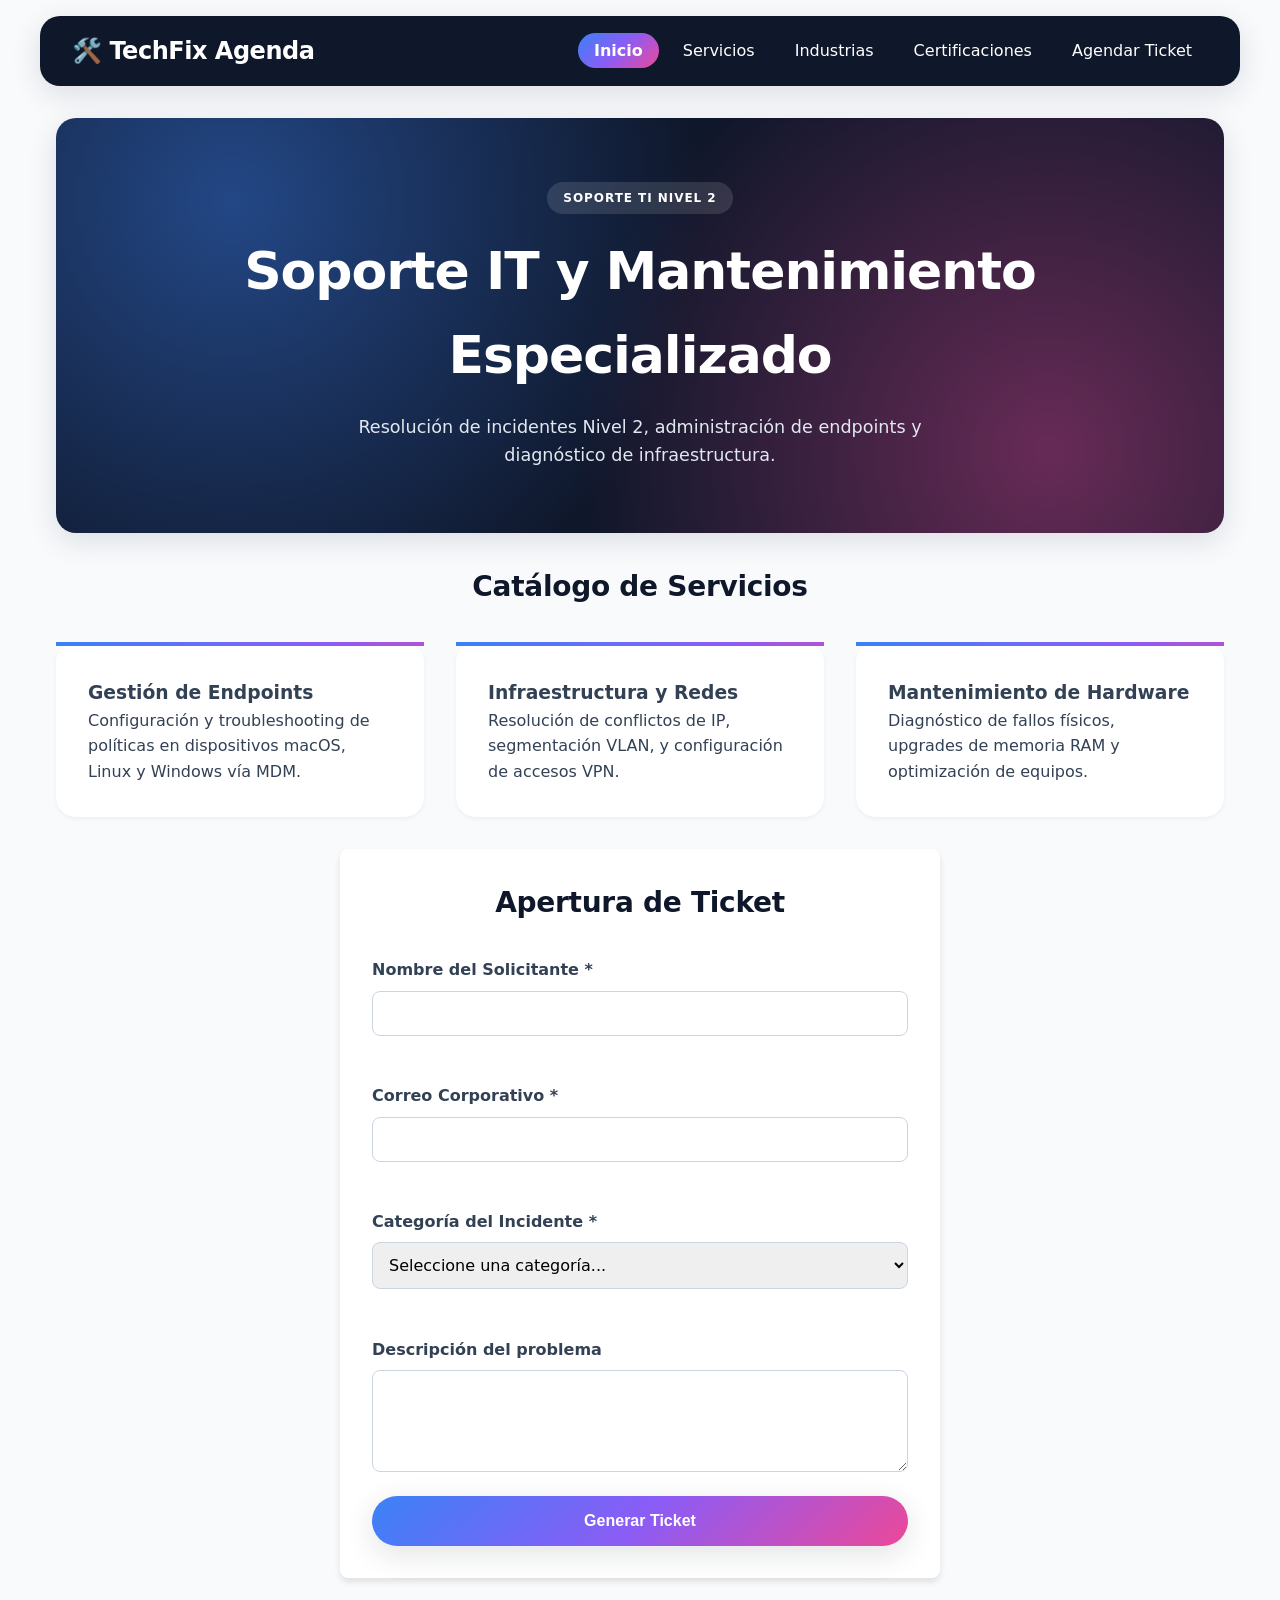
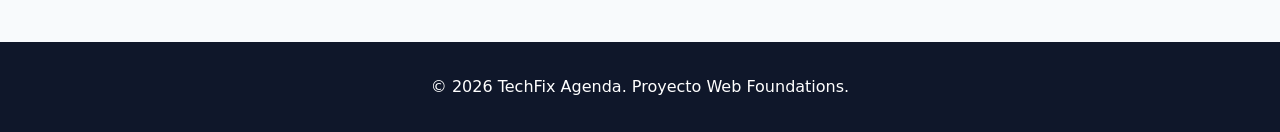
<file: index.html>
<!DOCTYPE html>
<html lang="es">
<head>
    <meta charset="UTF-8">
    <meta name="viewport" content="width=device-width, initial-scale=1.0">
    <title>TechFix Agenda | Soporte L2 y Mantenimiento IT</title>
    

    <meta name="description" content="Agenda tus tickets de soporte técnico de nivel 2, mantenimiento de hardware y gestión de redes.">
    <meta property="og:title" content="TechFix Agenda - Soporte IT">
    <meta property="og:description" content="Portal de gestión de incidentes y mantenimiento de infraestructura IT.">
    <meta property="og:image" content="https://encrypted-tbn0.gstatic.com/images?q=tbn:ANd9GcTkyd2qqFYvXrhT2fahT9oCa3J8gouzWzMSscxQpBP7wg&s=10">
    <meta property="og:type" content="website">
    <meta name="twitter:card" content="summary_large_image">
    
    
    <link rel="stylesheet" href="style.css">

    <!-- Google tag (gtag.js) -->
    <script async src="https://www.googletagmanager.com/gtag/js?id=G-V98M5J20G5"></script>
    <script>
      window.dataLayer = window.dataLayer || [];
      function gtag(){dataLayer.push(arguments);}
      gtag('js', new Date());

      gtag('config', 'G-V98M5J20G5');
    </script>

    <!-- Mixpanel -->
    <script type="text/javascript">
      (function (f, b) { if (!b.__SV) { var e, g, i, h; window.mixpanel = b; b._i = []; b.init = function (e, f, c) { function g(a, d) { var b = d.split("."); 2 == b.length && ((a = a[b[0]]), (d = b[1])); a[d] = function () { a.push([d].concat(Array.prototype.slice.call(arguments, 0))); }; } var a = b; "undefined" !== typeof c ? (a = b[c] = []) : (c = "mixpanel"); a.people = a.people || []; a.toString = function (a) { var d = "mixpanel"; "mixpanel" !== c && (d += "." + c); a || (d += " (stub)"); return d; }; a.people.toString = function () { return a.toString(1) + ".people (stub)"; }; i = "disable time_event track track_pageview track_links track_forms track_with_groups add_group set_group remove_group register register_once alias unregister identify name_tag set_config reset opt_in_tracking opt_out_tracking has_opted_in_tracking has_opted_out_tracking clear_opt_in_out_tracking start_batch_senders people.set people.set_once people.unset people.increment people.append people.union people.track_charge people.clear_charges people.delete_user people.remove".split(" "); for (h = 0; h < i.length; h++) g(a, i[h]); var j = "set set_once union unset remove delete".split(" "); a.get_group = function () { function b(c) { d[c] = function () { call2_args = arguments; call2 = [c].concat(Array.prototype.slice.call(call2_args, 0)); a.push([e, call2]); }; } for (var d = {}, e = ["get_group"].concat(Array.prototype.slice.call(arguments, 0)), c = 0; c < j.length; c++) b(j[c]); return d; }; b._i.push([e, f, c]); }; b.__SV = 1.2; e = f.createElement("script"); e.type = "text/javascript"; e.async = !0; e.src = "undefined" !== typeof MIXPANEL_CUSTOM_LIB_URL ? MIXPANEL_CUSTOM_LIB_URL : "file:" === f.location.protocol && "//cdn.mxpnl.com/libs/mixpanel-2-latest.min.js".match(/^\/\//) ? "https://cdn.mxpnl.com/libs/mixpanel-2-latest.min.js" : "//cdn.mxpnl.com/libs/mixpanel-2-latest.min.js"; g = f.getElementsByTagName("script")[0]; g.parentNode.insertBefore(e, g); } })(document, window.mixpanel || []);

      mixpanel.init('fb49ce11d99f55913b29ebf067d8748b');
      mixpanel.track('Page View');
    </script>
    <script defer src="https://t.contentsquare.net/uxa/acdf78fb3a8e3.js"></script>
</head>
<body>
    <a href="#main-content" class="skip-link">Saltar al contenido principal</a>

    <header role="banner">
        <nav aria-label="Navegación principal">
            <div class="logo" aria-hidden="true">🛠️ TechFix Agenda</div>
            <ul>
                <li><a href="#inicio" aria-current="page">Inicio</a></li>
                <li><a href="#servicios">Servicios</a></li>
                <li><a href="industrias.html">Industrias</a></li>
                <li><a href="certificaciones.html">Certificaciones</a></li>
                <li><a href="#agendar">Agendar Ticket</a></li>
            </ul>
        </nav>
    </header>

    <main id="main-content" role="main">
        <section id="inicio" class="hero" aria-labelledby="hero-title">
            <span class="badge" aria-hidden="true">Soporte TI Nivel 2</span>
            <h1 id="hero-title">Soporte IT y Mantenimiento Especializado</h1>
            <p>Resolución de incidentes Nivel 2, administración de endpoints y diagnóstico de infraestructura.</p>
        </section>

        <section id="servicios" aria-labelledby="services-title">
            <h2 id="services-title" class="section-title">Catálogo de Servicios</h2>
            <div class="grid-features">
                <article class="feature-card">
                    <h3>Gestión de Endpoints</h3>
                    <p>Configuración y troubleshooting de políticas en dispositivos macOS, Linux y Windows vía MDM.</p>
                </article>
                <article class="feature-card">
                    <h3>Infraestructura y Redes</h3>
                    <p>Resolución de conflictos de IP, segmentación VLAN, y configuración de accesos VPN.</p>
                </article>
                <article class="feature-card">
                    <h3>Mantenimiento de Hardware</h3>
                    <p>Diagnóstico de fallos físicos, upgrades de memoria RAM y optimización de equipos.</p>
                </article>
            </div>
        </section>

        <section id="agendar" class="booking-section" aria-labelledby="booking-title">
            <h2 id="booking-title" class="section-title">Apertura de Ticket</h2>
            
            <form id="ticket-form" novalidate aria-describedby="form-instructions">
                <p id="form-instructions" class="sr-only">Complete los campos requeridos para abrir un nuevo ticket de soporte.</p>
                
                <div class="form-group">
                    <label for="name">Nombre del Solicitante <span aria-hidden="true">*</span></label>
                    <input type="text" id="name" name="name" required aria-required="true" aria-invalid="false" aria-describedby="name-error">
                    <span id="name-error" class="error-message" aria-live="polite"></span>
                </div>

                <div class="form-group">
                    <label for="email">Correo Corporativo <span aria-hidden="true">*</span></label>
                    <input type="email" id="email" name="email" required aria-required="true" aria-invalid="false" aria-describedby="email-error">
                    <span id="email-error" class="error-message" aria-live="polite"></span>
                </div>

                <div class="form-group">
                    <label for="category">Categoría del Incidente <span aria-hidden="true">*</span></label>
                    <select id="category" name="category" required aria-required="true" aria-invalid="false" aria-describedby="category-error">
                        <option value="">Seleccione una categoría...</option>
                        <option value="hardware">Mantenimiento de Hardware</option>
                        <option value="os">Sistemas Operativos (Win/Mac/Linux)</option>
                        <option value="network">Redes y VPN</option>
                        <option value="mdm">Gestión de Dispositivos (Intune/Mosyle)</option>
                    </select>
                    <span id="category-error" class="error-message" aria-live="polite"></span>
                </div>

                <div class="form-group">
                    <label for="description">Descripción del problema</label>
                    <textarea id="description" name="description" rows="4"></textarea>
                </div>

                <button type="submit" aria-label="Enviar ticket de soporte">Generar Ticket</button>
            </form>
        </section>
    </main>

    <footer role="contentinfo">
        <p>&copy; 2026 TechFix Agenda. Proyecto Web Foundations.</p>
    </footer>

    <!-- Script compilado (Tarea 2) -->
    <script src="main.js"></script>
</body>
</html>
</file>
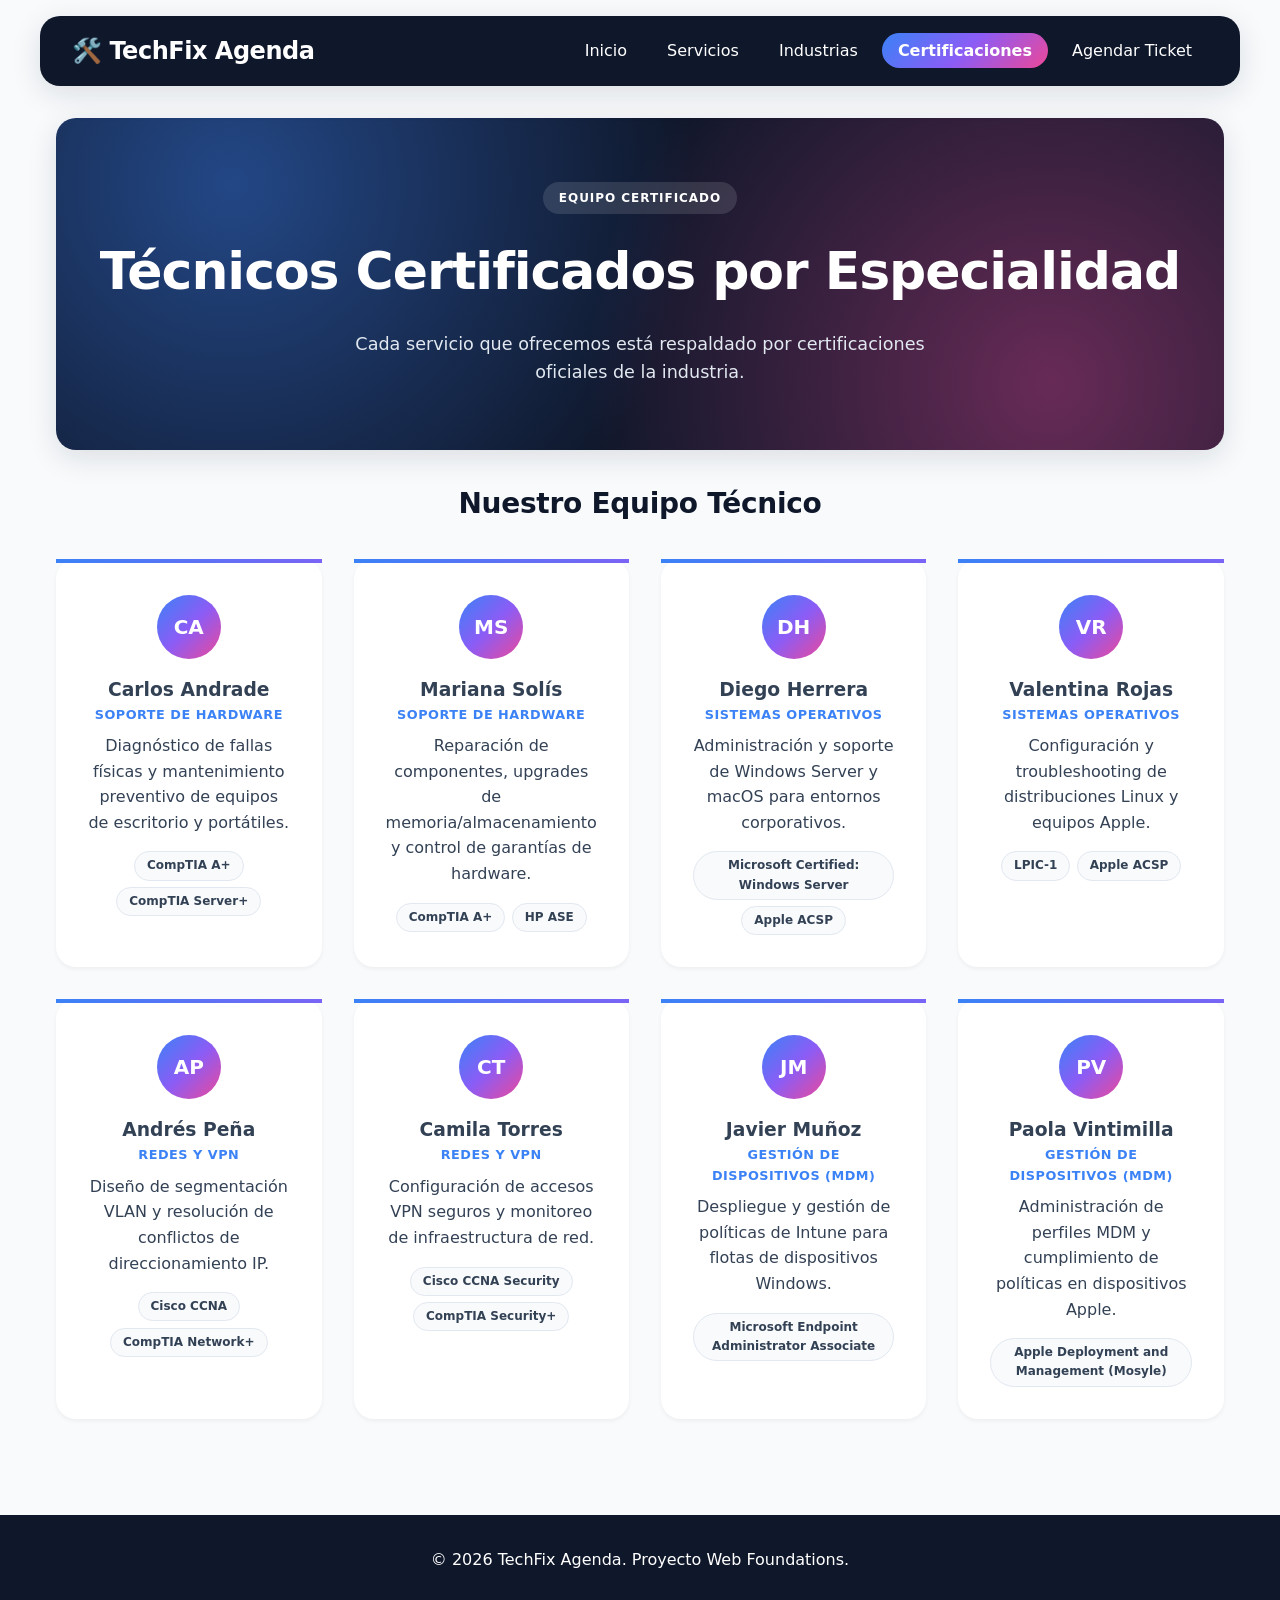
<file: certificaciones.html>
<!DOCTYPE html>
<html lang="es">
<head>
    <meta charset="UTF-8">
    <meta name="viewport" content="width=device-width, initial-scale=1.0">
    <title>TechFix Agenda | Equipo Certificado</title>

    <meta name="description" content="Conoce a nuestro equipo de técnicos certificados: hardware, sistemas operativos, redes y gestión de dispositivos (MDM).">
    <meta property="og:title" content="TechFix Agenda - Certificaciones del Equipo">
    <meta property="og:description" content="8 perfiles de técnicos certificados que respaldan cada servicio de soporte IT.">
    <meta property="og:image" content="https://encrypted-tbn0.gstatic.com/images?q=tbn:ANd9GcTkyd2qqFYvXrhT2fahT9oCa3J8gouzWzMSscxQpBP7wg&s=10">
    <meta property="og:type" content="website">
    <meta name="twitter:card" content="summary_large_image">

    <link rel="stylesheet" href="style.css">

    <!-- Google tag (gtag.js) -->
    <script async src="https://www.googletagmanager.com/gtag/js?id=G-V98M5J20G5"></script>
    <script>
      window.dataLayer = window.dataLayer || [];
      function gtag(){dataLayer.push(arguments);}
      gtag('js', new Date());

      gtag('config', 'G-V98M5J20G5');
    </script>

    <!-- Mixpanel -->
    <script type="text/javascript">
      (function (f, b) { if (!b.__SV) { var e, g, i, h; window.mixpanel = b; b._i = []; b.init = function (e, f, c) { function g(a, d) { var b = d.split("."); 2 == b.length && ((a = a[b[0]]), (d = b[1])); a[d] = function () { a.push([d].concat(Array.prototype.slice.call(arguments, 0))); }; } var a = b; "undefined" !== typeof c ? (a = b[c] = []) : (c = "mixpanel"); a.people = a.people || []; a.toString = function (a) { var d = "mixpanel"; "mixpanel" !== c && (d += "." + c); a || (d += " (stub)"); return d; }; a.people.toString = function () { return a.toString(1) + ".people (stub)"; }; i = "disable time_event track track_pageview track_links track_forms track_with_groups add_group set_group remove_group register register_once alias unregister identify name_tag set_config reset opt_in_tracking opt_out_tracking has_opted_in_tracking has_opted_out_tracking clear_opt_in_out_tracking start_batch_senders people.set people.set_once people.unset people.increment people.append people.union people.track_charge people.clear_charges people.delete_user people.remove".split(" "); for (h = 0; h < i.length; h++) g(a, i[h]); var j = "set set_once union unset remove delete".split(" "); a.get_group = function () { function b(c) { d[c] = function () { call2_args = arguments; call2 = [c].concat(Array.prototype.slice.call(call2_args, 0)); a.push([e, call2]); }; } for (var d = {}, e = ["get_group"].concat(Array.prototype.slice.call(arguments, 0)), c = 0; c < j.length; c++) b(j[c]); return d; }; b._i.push([e, f, c]); }; b.__SV = 1.2; e = f.createElement("script"); e.type = "text/javascript"; e.async = !0; e.src = "undefined" !== typeof MIXPANEL_CUSTOM_LIB_URL ? MIXPANEL_CUSTOM_LIB_URL : "file:" === f.location.protocol && "//cdn.mxpnl.com/libs/mixpanel-2-latest.min.js".match(/^\/\//) ? "https://cdn.mxpnl.com/libs/mixpanel-2-latest.min.js" : "//cdn.mxpnl.com/libs/mixpanel-2-latest.min.js"; g = f.getElementsByTagName("script")[0]; g.parentNode.insertBefore(e, g); } })(document, window.mixpanel || []);

      mixpanel.init('fb49ce11d99f55913b29ebf067d8748b');
      mixpanel.track('Page View');
    </script>
    <script defer src="https://t.contentsquare.net/uxa/acdf78fb3a8e3.js"></script>
</head>
<body>
    <a href="#main-content" class="skip-link">Saltar al contenido principal</a>

    <header role="banner">
        <nav aria-label="Navegación principal">
            <div class="logo" aria-hidden="true">🛠️ TechFix Agenda</div>
            <ul>
                <li><a href="index.html#inicio">Inicio</a></li>
                <li><a href="index.html#servicios">Servicios</a></li>
                <li><a href="industrias.html">Industrias</a></li>
                <li><a href="certificaciones.html" aria-current="page">Certificaciones</a></li>
                <li><a href="index.html#agendar">Agendar Ticket</a></li>
            </ul>
        </nav>
    </header>

    <main id="main-content" role="main">
        <section class="hero" aria-labelledby="certifications-hero-title">
            <span class="badge" aria-hidden="true">Equipo Certificado</span>
            <h1 id="certifications-hero-title">Técnicos Certificados por Especialidad</h1>
            <p>Cada servicio que ofrecemos está respaldado por certificaciones oficiales de la industria.</p>
        </section>

        <section aria-labelledby="team-title">
            <h2 id="team-title" class="section-title">Nuestro Equipo Técnico</h2>
            <div class="grid-team">
                <article class="feature-card team-card">
                    <div class="avatar" aria-hidden="true">CA</div>
                    <h3>Carlos Andrade</h3>
                    <p class="role-tag">Soporte de Hardware</p>
                    <p>Diagnóstico de fallas físicas y mantenimiento preventivo de equipos de escritorio y portátiles.</p>
                    <ul class="cert-list" aria-label="Certificaciones de Carlos Andrade">
                        <li class="cert-badge">CompTIA A+</li>
                        <li class="cert-badge">CompTIA Server+</li>
                    </ul>
                </article>
                <article class="feature-card team-card">
                    <div class="avatar" aria-hidden="true">MS</div>
                    <h3>Mariana Solís</h3>
                    <p class="role-tag">Soporte de Hardware</p>
                    <p>Reparación de componentes, upgrades de memoria/almacenamiento y control de garantías de hardware.</p>
                    <ul class="cert-list" aria-label="Certificaciones de Mariana Solís">
                        <li class="cert-badge">CompTIA A+</li>
                        <li class="cert-badge">HP ASE</li>
                    </ul>
                </article>
                <article class="feature-card team-card">
                    <div class="avatar" aria-hidden="true">DH</div>
                    <h3>Diego Herrera</h3>
                    <p class="role-tag">Sistemas Operativos</p>
                    <p>Administración y soporte de Windows Server y macOS para entornos corporativos.</p>
                    <ul class="cert-list" aria-label="Certificaciones de Diego Herrera">
                        <li class="cert-badge">Microsoft Certified: Windows Server</li>
                        <li class="cert-badge">Apple ACSP</li>
                    </ul>
                </article>
                <article class="feature-card team-card">
                    <div class="avatar" aria-hidden="true">VR</div>
                    <h3>Valentina Rojas</h3>
                    <p class="role-tag">Sistemas Operativos</p>
                    <p>Configuración y troubleshooting de distribuciones Linux y equipos Apple.</p>
                    <ul class="cert-list" aria-label="Certificaciones de Valentina Rojas">
                        <li class="cert-badge">LPIC-1</li>
                        <li class="cert-badge">Apple ACSP</li>
                    </ul>
                </article>
                <article class="feature-card team-card">
                    <div class="avatar" aria-hidden="true">AP</div>
                    <h3>Andrés Peña</h3>
                    <p class="role-tag">Redes y VPN</p>
                    <p>Diseño de segmentación VLAN y resolución de conflictos de direccionamiento IP.</p>
                    <ul class="cert-list" aria-label="Certificaciones de Andrés Peña">
                        <li class="cert-badge">Cisco CCNA</li>
                        <li class="cert-badge">CompTIA Network+</li>
                    </ul>
                </article>
                <article class="feature-card team-card">
                    <div class="avatar" aria-hidden="true">CT</div>
                    <h3>Camila Torres</h3>
                    <p class="role-tag">Redes y VPN</p>
                    <p>Configuración de accesos VPN seguros y monitoreo de infraestructura de red.</p>
                    <ul class="cert-list" aria-label="Certificaciones de Camila Torres">
                        <li class="cert-badge">Cisco CCNA Security</li>
                        <li class="cert-badge">CompTIA Security+</li>
                    </ul>
                </article>
                <article class="feature-card team-card">
                    <div class="avatar" aria-hidden="true">JM</div>
                    <h3>Javier Muñoz</h3>
                    <p class="role-tag">Gestión de Dispositivos (MDM)</p>
                    <p>Despliegue y gestión de políticas de Intune para flotas de dispositivos Windows.</p>
                    <ul class="cert-list" aria-label="Certificaciones de Javier Muñoz">
                        <li class="cert-badge">Microsoft Endpoint Administrator Associate</li>
                    </ul>
                </article>
                <article class="feature-card team-card">
                    <div class="avatar" aria-hidden="true">PV</div>
                    <h3>Paola Vintimilla</h3>
                    <p class="role-tag">Gestión de Dispositivos (MDM)</p>
                    <p>Administración de perfiles MDM y cumplimiento de políticas en dispositivos Apple.</p>
                    <ul class="cert-list" aria-label="Certificaciones de Paola Vintimilla">
                        <li class="cert-badge">Apple Deployment and Management (Mosyle)</li>
                    </ul>
                </article>
            </div>
        </section>
    </main>

    <footer role="contentinfo">
        <p>&copy; 2026 TechFix Agenda. Proyecto Web Foundations.</p>
    </footer>

</body>
</html>
</file>
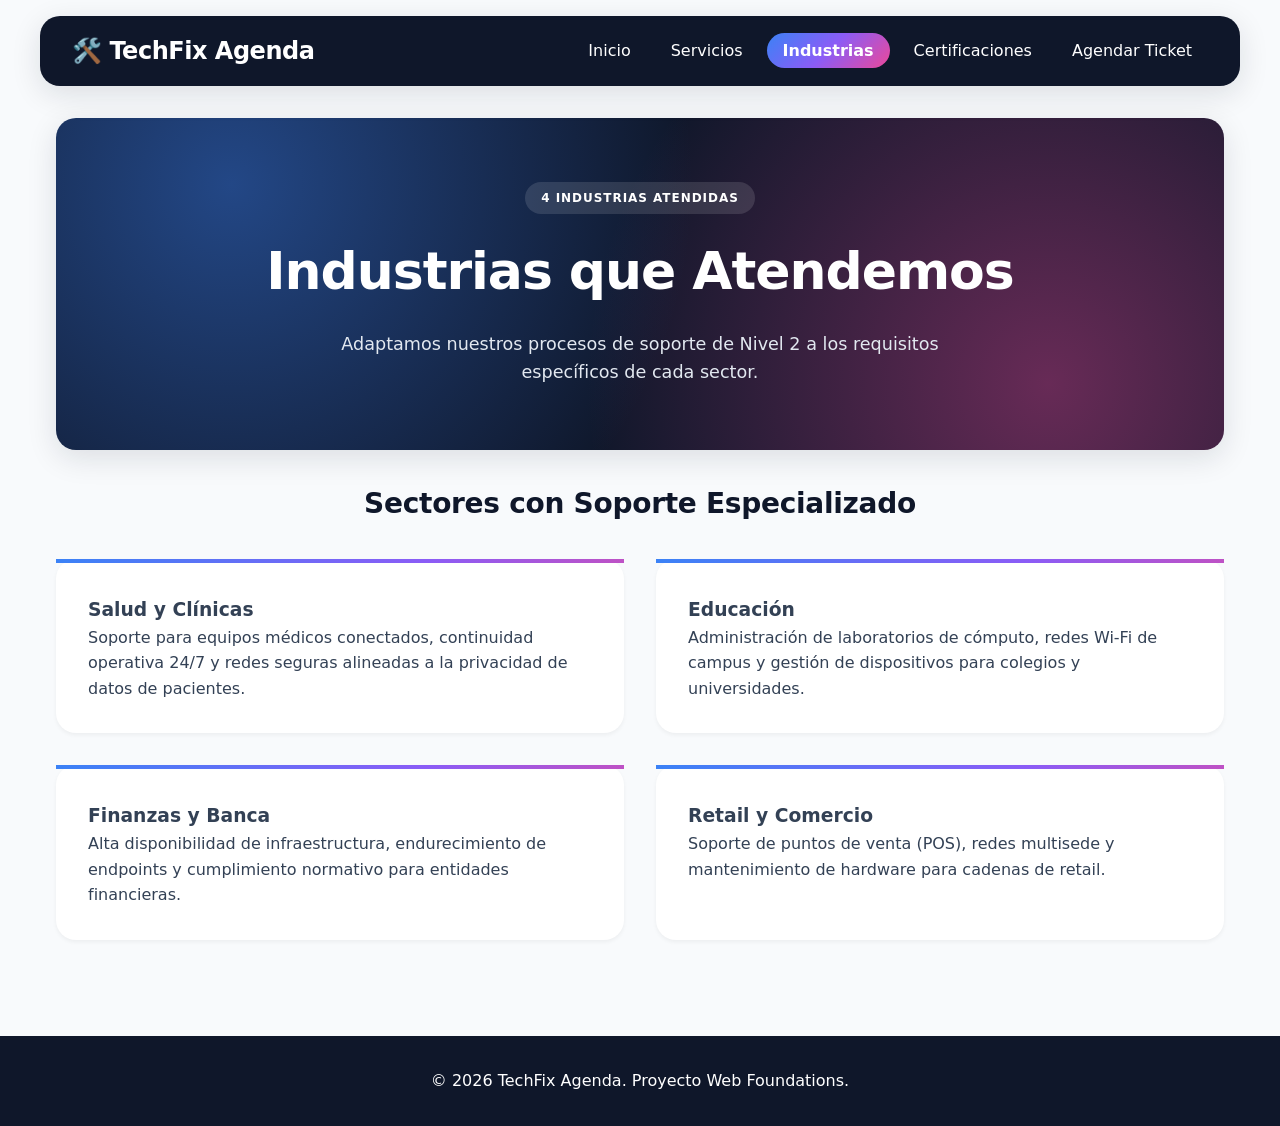
<file: industrias.html>
<!DOCTYPE html>
<html lang="es">
<head>
    <meta charset="UTF-8">
    <meta name="viewport" content="width=device-width, initial-scale=1.0">
    <title>TechFix Agenda | Industrias que Atendemos</title>

    <meta name="description" content="Conoce las industrias donde TechFix Agenda brinda soporte técnico de nivel 2: salud, educación, finanzas y retail.">
    <meta property="og:title" content="TechFix Agenda - Industrias Atendidas">
    <meta property="og:description" content="Soporte IT especializado por industria: salud, educación, finanzas y comercio.">
    <meta property="og:image" content="https://encrypted-tbn0.gstatic.com/images?q=tbn:ANd9GcTkyd2qqFYvXrhT2fahT9oCa3J8gouzWzMSscxQpBP7wg&s=10">
    <meta property="og:type" content="website">
    <meta name="twitter:card" content="summary_large_image">

    <link rel="stylesheet" href="style.css">

    <!-- Google tag (gtag.js) -->
    <script async src="https://www.googletagmanager.com/gtag/js?id=G-V98M5J20G5"></script>
    <script>
      window.dataLayer = window.dataLayer || [];
      function gtag(){dataLayer.push(arguments);}
      gtag('js', new Date());

      gtag('config', 'G-V98M5J20G5');
    </script>

    <!-- Mixpanel -->
    <script type="text/javascript">
      (function (f, b) { if (!b.__SV) { var e, g, i, h; window.mixpanel = b; b._i = []; b.init = function (e, f, c) { function g(a, d) { var b = d.split("."); 2 == b.length && ((a = a[b[0]]), (d = b[1])); a[d] = function () { a.push([d].concat(Array.prototype.slice.call(arguments, 0))); }; } var a = b; "undefined" !== typeof c ? (a = b[c] = []) : (c = "mixpanel"); a.people = a.people || []; a.toString = function (a) { var d = "mixpanel"; "mixpanel" !== c && (d += "." + c); a || (d += " (stub)"); return d; }; a.people.toString = function () { return a.toString(1) + ".people (stub)"; }; i = "disable time_event track track_pageview track_links track_forms track_with_groups add_group set_group remove_group register register_once alias unregister identify name_tag set_config reset opt_in_tracking opt_out_tracking has_opted_in_tracking has_opted_out_tracking clear_opt_in_out_tracking start_batch_senders people.set people.set_once people.unset people.increment people.append people.union people.track_charge people.clear_charges people.delete_user people.remove".split(" "); for (h = 0; h < i.length; h++) g(a, i[h]); var j = "set set_once union unset remove delete".split(" "); a.get_group = function () { function b(c) { d[c] = function () { call2_args = arguments; call2 = [c].concat(Array.prototype.slice.call(call2_args, 0)); a.push([e, call2]); }; } for (var d = {}, e = ["get_group"].concat(Array.prototype.slice.call(arguments, 0)), c = 0; c < j.length; c++) b(j[c]); return d; }; b._i.push([e, f, c]); }; b.__SV = 1.2; e = f.createElement("script"); e.type = "text/javascript"; e.async = !0; e.src = "undefined" !== typeof MIXPANEL_CUSTOM_LIB_URL ? MIXPANEL_CUSTOM_LIB_URL : "file:" === f.location.protocol && "//cdn.mxpnl.com/libs/mixpanel-2-latest.min.js".match(/^\/\//) ? "https://cdn.mxpnl.com/libs/mixpanel-2-latest.min.js" : "//cdn.mxpnl.com/libs/mixpanel-2-latest.min.js"; g = f.getElementsByTagName("script")[0]; g.parentNode.insertBefore(e, g); } })(document, window.mixpanel || []);

      mixpanel.init('fb49ce11d99f55913b29ebf067d8748b');
      mixpanel.track('Page View');
    </script>
    <script defer src="https://t.contentsquare.net/uxa/acdf78fb3a8e3.js"></script>
</head>
<body>
    <a href="#main-content" class="skip-link">Saltar al contenido principal</a>

    <header role="banner">
        <nav aria-label="Navegación principal">
            <div class="logo" aria-hidden="true">🛠️ TechFix Agenda</div>
            <ul>
                <li><a href="index.html#inicio">Inicio</a></li>
                <li><a href="index.html#servicios">Servicios</a></li>
                <li><a href="industrias.html" aria-current="page">Industrias</a></li>
                <li><a href="certificaciones.html">Certificaciones</a></li>
                <li><a href="index.html#agendar">Agendar Ticket</a></li>
            </ul>
        </nav>
    </header>

    <main id="main-content" role="main">
        <section class="hero" aria-labelledby="industries-hero-title">
            <span class="badge" aria-hidden="true">4 Industrias Atendidas</span>
            <h1 id="industries-hero-title">Industrias que Atendemos</h1>
            <p>Adaptamos nuestros procesos de soporte de Nivel 2 a los requisitos específicos de cada sector.</p>
        </section>

        <section aria-labelledby="industries-title">
            <h2 id="industries-title" class="section-title">Sectores con Soporte Especializado</h2>
            <div class="grid-industries">
                <article class="feature-card">
                    <h3>Salud y Clínicas</h3>
                    <p>Soporte para equipos médicos conectados, continuidad operativa 24/7 y redes seguras alineadas a la privacidad de datos de pacientes.</p>
                </article>
                <article class="feature-card">
                    <h3>Educación</h3>
                    <p>Administración de laboratorios de cómputo, redes Wi-Fi de campus y gestión de dispositivos para colegios y universidades.</p>
                </article>
                <article class="feature-card">
                    <h3>Finanzas y Banca</h3>
                    <p>Alta disponibilidad de infraestructura, endurecimiento de endpoints y cumplimiento normativo para entidades financieras.</p>
                </article>
                <article class="feature-card">
                    <h3>Retail y Comercio</h3>
                    <p>Soporte de puntos de venta (POS), redes multisede y mantenimiento de hardware para cadenas de retail.</p>
                </article>
            </div>
        </section>
    </main>

    <footer role="contentinfo">
        <p>&copy; 2026 TechFix Agenda. Proyecto Web Foundations.</p>
    </footer>

</body>
</html>
</file>
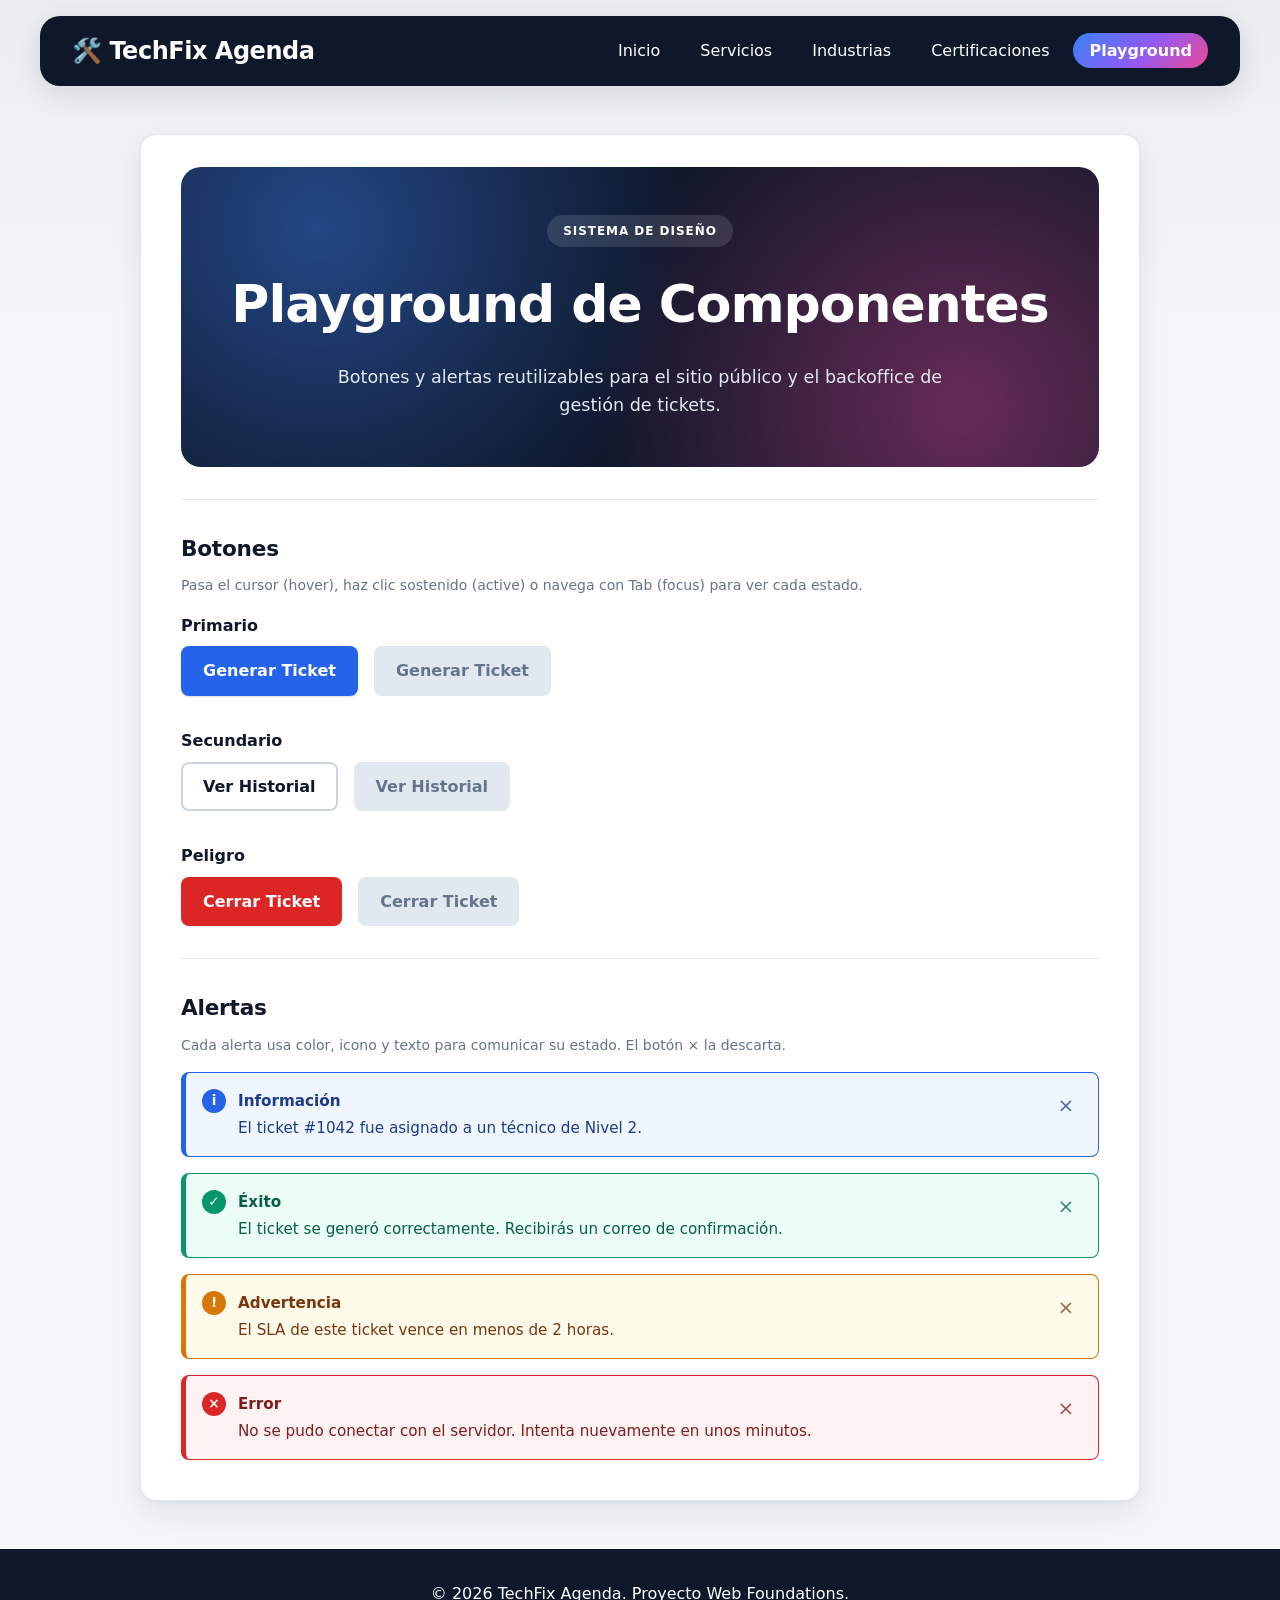
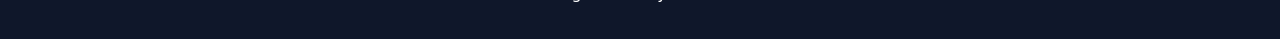
<file: playground.html>
<!DOCTYPE html>
<html lang="es">
<head>
    <meta charset="UTF-8">
    <meta name="viewport" content="width=device-width, initial-scale=1.0">
    <title>TechFix Agenda | Playground de Componentes</title>

    <meta name="description" content="Catálogo de componentes de interfaz de TechFix Agenda: botones y alertas con sus estados.">
    <meta name="robots" content="noindex">

    <link rel="stylesheet" href="style.css">

    <!-- Google tag (gtag.js) -->
    <script async src="https://www.googletagmanager.com/gtag/js?id=G-V98M5J20G5"></script>
    <script>
      window.dataLayer = window.dataLayer || [];
      function gtag(){dataLayer.push(arguments);}
      gtag('js', new Date());

      gtag('config', 'G-V98M5J20G5');
    </script>

    <!-- Mixpanel -->
    <script type="text/javascript">
      (function (f, b) { if (!b.__SV) { var e, g, i, h; window.mixpanel = b; b._i = []; b.init = function (e, f, c) { function g(a, d) { var b = d.split("."); 2 == b.length && ((a = a[b[0]]), (d = b[1])); a[d] = function () { a.push([d].concat(Array.prototype.slice.call(arguments, 0))); }; } var a = b; "undefined" !== typeof c ? (a = b[c] = []) : (c = "mixpanel"); a.people = a.people || []; a.toString = function (a) { var d = "mixpanel"; "mixpanel" !== c && (d += "." + c); a || (d += " (stub)"); return d; }; a.people.toString = function () { return a.toString(1) + ".people (stub)"; }; i = "disable time_event track track_pageview track_links track_forms track_with_groups add_group set_group remove_group register register_once alias unregister identify name_tag set_config reset opt_in_tracking opt_out_tracking has_opted_in_tracking has_opted_out_tracking clear_opt_in_out_tracking start_batch_senders people.set people.set_once people.unset people.increment people.append people.union people.track_charge people.clear_charges people.delete_user people.remove".split(" "); for (h = 0; h < i.length; h++) g(a, i[h]); var j = "set set_once union unset remove delete".split(" "); a.get_group = function () { function b(c) { d[c] = function () { call2_args = arguments; call2 = [c].concat(Array.prototype.slice.call(call2_args, 0)); a.push([e, call2]); }; } for (var d = {}, e = ["get_group"].concat(Array.prototype.slice.call(arguments, 0)), c = 0; c < j.length; c++) b(j[c]); return d; }; b._i.push([e, f, c]); }; b.__SV = 1.2; e = f.createElement("script"); e.type = "text/javascript"; e.async = !0; e.src = "undefined" !== typeof MIXPANEL_CUSTOM_LIB_URL ? MIXPANEL_CUSTOM_LIB_URL : "file:" === f.location.protocol && "//cdn.mxpnl.com/libs/mixpanel-2-latest.min.js".match(/^\/\//) ? "https://cdn.mxpnl.com/libs/mixpanel-2-latest.min.js" : "//cdn.mxpnl.com/libs/mixpanel-2-latest.min.js"; g = f.getElementsByTagName("script")[0]; g.parentNode.insertBefore(e, g); } })(document, window.mixpanel || []);

      mixpanel.init('fb49ce11d99f55913b29ebf067d8748b');
      mixpanel.track('Page View');
    </script>
    <script defer src="https://t.contentsquare.net/uxa/acdf78fb3a8e3.js"></script>
</head>
<body class="page-playground">
    <a href="#main-content" class="skip-link">Saltar al contenido principal</a>

    <header role="banner">
        <nav aria-label="Navegación principal">
            <div class="logo" aria-hidden="true">🛠️ TechFix Agenda</div>
            <ul>
                <li><a href="index.html#inicio">Inicio</a></li>
                <li><a href="index.html#servicios">Servicios</a></li>
                <li><a href="industrias.html">Industrias</a></li>
                <li><a href="certificaciones.html">Certificaciones</a></li>
                <li><a href="playground.html" aria-current="page">Playground</a></li>
            </ul>
        </nav>
    </header>

    <main id="main-content" class="playground-card" role="main">
        <section class="hero" aria-labelledby="playground-hero-title">
            <span class="badge" aria-hidden="true">Sistema de Diseño</span>
            <h1 id="playground-hero-title">Playground de Componentes</h1>
            <p>Botones y alertas reutilizables para el sitio público y el backoffice de gestión de tickets.</p>
        </section>

        <!-- Botones -->
        <section class="playground-section" aria-labelledby="buttons-title">
            <h2 id="buttons-title" class="section-title">Botones</h2>
            <p class="playground-note">Pasa el cursor (hover), haz clic sostenido (active) o navega con Tab (focus) para ver cada estado.</p>

            <h3>Primario</h3>
            <div class="playground-row">
                <button type="button" class="btn btn--primary">Generar Ticket</button>
                <button type="button" class="btn btn--primary" disabled>Generar Ticket</button>
            </div>

            <h3>Secundario</h3>
            <div class="playground-row">
                <button type="button" class="btn btn--secondary">Ver Historial</button>
                <button type="button" class="btn btn--secondary" disabled>Ver Historial</button>
            </div>

            <h3>Peligro</h3>
            <div class="playground-row">
                <button type="button" class="btn btn--danger">Cerrar Ticket</button>
                <button type="button" class="btn btn--danger" disabled>Cerrar Ticket</button>
            </div>
        </section>

        <!-- Alertas -->
        <section class="playground-section" aria-labelledby="alerts-title">
            <h2 id="alerts-title" class="section-title">Alertas</h2>
            <p class="playground-note">Cada alerta usa color, icono y texto para comunicar su estado. El botón × la descarta.</p>

            <div class="playground-stack">
                <div class="alert alert--info" role="status">
                    <span class="alert__icon" aria-hidden="true">i</span>
                    <div class="alert__content">
                        <strong class="alert__title">Información</strong>
                        <p>El ticket #1042 fue asignado a un técnico de Nivel 2.</p>
                    </div>
                    <button type="button" class="alert__close" aria-label="Cerrar alerta">&times;</button>
                </div>

                <div class="alert alert--success" role="status">
                    <span class="alert__icon" aria-hidden="true">✓</span>
                    <div class="alert__content">
                        <strong class="alert__title">Éxito</strong>
                        <p>El ticket se generó correctamente. Recibirás un correo de confirmación.</p>
                    </div>
                    <button type="button" class="alert__close" aria-label="Cerrar alerta">&times;</button>
                </div>

                <div class="alert alert--warning" role="alert">
                    <span class="alert__icon" aria-hidden="true">!</span>
                    <div class="alert__content">
                        <strong class="alert__title">Advertencia</strong>
                        <p>El SLA de este ticket vence en menos de 2 horas.</p>
                    </div>
                    <button type="button" class="alert__close" aria-label="Cerrar alerta">&times;</button>
                </div>

                <div class="alert alert--error" role="alert">
                    <span class="alert__icon" aria-hidden="true">×</span>
                    <div class="alert__content">
                        <strong class="alert__title">Error</strong>
                        <p>No se pudo conectar con el servidor. Intenta nuevamente en unos minutos.</p>
                    </div>
                    <button type="button" class="alert__close" aria-label="Cerrar alerta">&times;</button>
                </div>
            </div>
        </section>
    </main>

    <footer role="contentinfo">
        <p>&copy; 2026 TechFix Agenda. Proyecto Web Foundations.</p>
    </footer>

    <script>
        // Descartar alertas
        document.querySelectorAll('.alert__close').forEach((btn) => {
            btn.addEventListener('click', () => btn.closest('.alert').remove());
        });

        // Mixpanel: evento principal (Generar Ticket)
        document.querySelectorAll('.btn--primary:not(:disabled)').forEach((btn) => {
            btn.addEventListener('click', () => {
                mixpanel.track('ticket_creado', { 'origen': 'playground_web', 'perfil': 'tecnico_L2' });
            });
        });

        // Mixpanel: evento secundario (Ver Historial)
        document.querySelectorAll('.btn--secondary:not(:disabled)').forEach((btn) => {
            btn.addEventListener('click', () => {
                mixpanel.track('interaccion_secundaria', { 'accion': 'navegacion_o_filtro' });
            });
        });
    </script>
</body>
</html>
</file>
<file: style.css>
/* Design Tokens / Variables */
:root {
    --primary-color: #0f172a;
    --secondary-color: #3b82f6;
    --accent-color: #ef4444;
    --bg-light: #f8fafc;
    --bg-white: #ffffff;
    --text-main: #334155;
    --text-light: #94a3b8;
    --spacing-sm: 0.5rem;
    --spacing-md: 1rem;
    --spacing-lg: 2rem;
    --radius: 8px;
    --radius-lg: 20px;
    --radius-pill: 999px;
    --gradient-brand: linear-gradient(135deg, #3b82f6 0%, #8b5cf6 50%, #ec4899 100%);
    --shadow-soft: 0 8px 30px rgba(15, 23, 42, 0.12);
    --shadow-card-hover: 0 20px 40px rgba(15, 23, 42, 0.18);
    --text-inverted: #e2e8f0;
    --font-family: 'Segoe UI', system-ui, sans-serif;

    /* Tokens de componentes (Playground) */
    --btn-primary: #2563eb;
    --btn-primary-hover: #1d4ed8;
    --btn-primary-active: #1e40af;
    --btn-danger: #dc2626;
    --btn-danger-hover: #b91c1c;
    --btn-danger-active: #991b1b;
    --disabled-bg: #e2e8f0;
    --disabled-text: #64748b;
    --focus-ring: 0 0 0 3px rgba(37, 99, 235, 0.45);

    --info-bg: #eff6ff;
    --info-border: #2563eb;
    --info-text: #1e3a8a;
    --success-bg: #ecfdf5;
    --success-border: #059669;
    --success-text: #065f46;
    --warning-bg: #fffbeb;
    --warning-border: #d97706;
    --warning-text: #78350f;
    --error-bg: #fef2f2;
    --error-border: #dc2626;
    --error-text: #7f1d1d;
}

/* Reset y Base (Mobile First) */
* {
    box-sizing: border-box;
    margin: 0;
    padding: 0;
}

body {
    font-family: var(--font-family);
    color: var(--text-main);
    background-color: var(--bg-light);
    line-height: 1.6;
}

/* Accesibilidad: Skip Link y Screen Reader Only */
.skip-link {
    position: absolute;
    top: -100%;
    left: 0;
    background: var(--secondary-color);
    color: var(--bg-white);
    padding: var(--spacing-md);
    z-index: 100;
    transition: top 0.2s;
}
.skip-link:focus {
    top: 0;
}

.sr-only {
    position: absolute;
    width: 1px;
    height: 1px;
    padding: 0;
    margin: -1px;
    overflow: hidden;
    clip: rect(0, 0, 0, 0);
    border: 0;
}

/* Layout Header (Flexbox) */
header {
    background-color: transparent;
    padding: var(--spacing-md);
    position: sticky;
    top: 0;
    z-index: 50;
}

nav {
    display: flex;
    flex-direction: column;
    align-items: center;
    gap: var(--spacing-md);
    background-color: var(--primary-color);
    color: var(--bg-white);
    max-width: 1200px;
    margin: 0 auto;
    padding: var(--spacing-md) var(--spacing-lg);
    border-radius: var(--radius-lg);
    box-shadow: var(--shadow-soft);
}

.logo {
    font-size: 1.5rem;
    font-weight: 800;
    letter-spacing: -0.02em;
}

nav ul {
    list-style: none;
    display: flex;
    flex-wrap: wrap;
    justify-content: center;
    gap: var(--spacing-sm);
}

nav a {
    color: var(--bg-white);
    text-decoration: none;
    font-weight: 500;
    padding: var(--spacing-sm) var(--spacing-md);
    border-radius: var(--radius-pill);
    transition: background-color 0.2s ease;
}

nav a[aria-current="page"] {
    background: var(--gradient-brand);
    font-weight: 700;
}

nav a:focus, nav a:hover {
    background-color: var(--secondary-color);
    outline: 2px solid var(--bg-white);
    outline-offset: 2px;
}

/* Layout Main y Secciones */
main {
    padding: var(--spacing-md);
    max-width: 1200px;
    margin: 0 auto;
}

.section-title {
    text-align: center;
    margin-bottom: var(--spacing-lg);
    color: var(--primary-color);
    font-size: 1.75rem;
    font-weight: 800;
    letter-spacing: -0.01em;
}

.hero {
    position: relative;
    overflow: hidden;
    text-align: center;
    padding: 4rem var(--spacing-md);
    background-color: var(--primary-color);
    background-image:
        radial-gradient(circle at 15% 20%, rgba(59, 130, 246, 0.45), transparent 45%),
        radial-gradient(circle at 85% 80%, rgba(236, 72, 153, 0.4), transparent 45%);
    color: var(--bg-white);
    border-radius: var(--radius-lg);
    margin-bottom: var(--spacing-lg);
    box-shadow: var(--shadow-soft);
}

.hero h1 {
    font-size: clamp(2rem, 5vw, 3.25rem);
    font-weight: 800;
    letter-spacing: -0.02em;
    margin-bottom: var(--spacing-md);
}

.hero p {
    color: var(--text-inverted);
    font-size: 1.1rem;
    max-width: 40rem;
    margin: 0 auto;
}

.badge {
    display: inline-block;
    background-color: rgba(255, 255, 255, 0.12);
    color: var(--bg-white);
    padding: 0.4rem 1rem;
    border-radius: var(--radius-pill);
    font-size: 0.75rem;
    font-weight: 700;
    text-transform: uppercase;
    letter-spacing: 0.08em;
    margin-bottom: var(--spacing-md);
}

/* Layout Grid para Features */
.grid-features {
    display: grid;
    grid-template-columns: 1fr;
    gap: var(--spacing-lg);
    margin-bottom: var(--spacing-lg);
}

.feature-card {
    background: var(--bg-white);
    padding: var(--spacing-lg);
    border-radius: var(--radius-lg);
    box-shadow: 0 2px 4px rgba(0,0,0,0.05);
    border-top: 4px solid transparent;
    border-image: var(--gradient-brand) 1;
    transition: transform 0.2s ease, box-shadow 0.2s ease;
}

.feature-card:hover {
    transform: translateY(-4px);
    box-shadow: var(--shadow-card-hover);
}

/* Grid para 4 elementos (Industrias) */
.grid-industries {
    display: grid;
    grid-template-columns: 1fr;
    gap: var(--spacing-lg);
    margin-bottom: var(--spacing-lg);
}

/* Perfiles de tecnicos certificados (Pagina Certificaciones) */
.grid-team {
    display: grid;
    grid-template-columns: 1fr;
    gap: var(--spacing-lg);
    margin-bottom: var(--spacing-lg);
}

.team-card {
    text-align: center;
}

.avatar {
    width: 64px;
    height: 64px;
    margin: 0 auto var(--spacing-md);
    border-radius: 50%;
    background: var(--gradient-brand);
    color: var(--bg-white);
    display: flex;
    align-items: center;
    justify-content: center;
    font-weight: 700;
    font-size: 1.25rem;
}

.role-tag {
    color: var(--secondary-color);
    font-weight: 600;
    font-size: 0.8rem;
    text-transform: uppercase;
    letter-spacing: 0.04em;
    margin-bottom: var(--spacing-sm);
}

.cert-list {
    list-style: none;
    display: flex;
    flex-wrap: wrap;
    justify-content: center;
    gap: 0.4rem;
    margin-top: var(--spacing-md);
}

.cert-badge {
    background-color: var(--bg-light);
    color: var(--text-main);
    border: 1px solid #e2e8f0;
    padding: 0.25rem 0.75rem;
    border-radius: var(--radius-pill);
    font-size: 0.75rem;
    font-weight: 600;
}

/* Layout Formulario */
.booking-section {
    background: var(--bg-white);
    max-width: 600px;
    margin: 0 auto;
    padding: var(--spacing-lg);
    border-radius: var(--radius);
    box-shadow: 0 4px 6px rgba(0,0,0,0.1);
}

form {
    display: flex;
    flex-direction: column;
    gap: 1.5rem;
}

.form-group {
    display: flex;
    flex-direction: column;
}

label {
    font-weight: 600;
    margin-bottom: var(--spacing-sm);
}

input, select, textarea {
    padding: 0.75rem;
    font-family: inherit;
    border: 1px solid #cbd5e1;
    border-radius: var(--radius);
    font-size: 1rem;
}

input:focus, select:focus, textarea:focus {
    outline: 2px solid var(--secondary-color);
    border-color: var(--secondary-color);
}

input[aria-invalid="true"], select[aria-invalid="true"] {
    border-color: var(--accent-color);
    outline-color: var(--accent-color);
}

.error-message {
    color: var(--accent-color);
    font-size: 0.875rem;
    margin-top: 0.25rem;
    min-height: 1.2rem;
}

button[type="submit"] {
    background: var(--gradient-brand);
    color: var(--bg-white);
    border: none;
    padding: 1rem;
    font-size: 1rem;
    font-weight: bold;
    border-radius: var(--radius-pill);
    cursor: pointer;
    box-shadow: var(--shadow-soft);
    transition: transform 0.2s ease, box-shadow 0.2s ease;
}

button[type="submit"]:hover {
    transform: translateY(-2px);
    box-shadow: var(--shadow-card-hover);
}

footer {
    text-align: center;
    padding: var(--spacing-lg);
    background-color: var(--primary-color);
    color: var(--bg-white);
    margin-top: 3rem;
}

/* Media Queries (Desktop) */
@media (min-width: 768px) {
    nav {
        flex-direction: row;
        justify-content: space-between;
    }
    
    .grid-features {
        grid-template-columns: repeat(3, 1fr);
    }

    .grid-industries {
        grid-template-columns: repeat(2, 1fr);
    }

    .grid-team {
        grid-template-columns: repeat(4, 1fr);
    }
}

/* ==========================================================
   Componentes del Playground: Botones y Alertas
   ========================================================== */

/* Reset de botones: elimina estilos por defecto del navegador */
.btn,
.alert__close {
    appearance: none;
    -webkit-appearance: none;
    background: none;
    border: 0;
    margin: 0;
    padding: 0;
    font: inherit;
    color: inherit;
    line-height: inherit;
    text-align: inherit;
    cursor: pointer;
}

/* Botón base */
.btn {
    display: inline-flex;
    align-items: center;
    justify-content: center;
    gap: var(--spacing-sm);
    min-height: 44px; /* Área táctil mínima recomendada (WCAG 2.5.5) */
    padding: 0.625rem 1.25rem;
    font-size: 1rem;
    font-weight: 600;
    text-align: center;
    border: 2px solid transparent;
    border-radius: var(--radius);
    user-select: none;
    transition: background-color 0.15s ease, border-color 0.15s ease,
                color 0.15s ease, box-shadow 0.15s ease, transform 0.1s ease;
}

.btn:focus-visible {
    outline: none;
    box-shadow: var(--focus-ring);
}

/* Primario: acción principal de la vista */
.btn--primary {
    background-color: var(--btn-primary);
    color: var(--bg-white);
    box-shadow: 0 1px 2px rgba(15, 23, 42, 0.15);
}

.btn--primary:hover {
    background-color: var(--btn-primary-hover);
    box-shadow: 0 4px 12px rgba(37, 99, 235, 0.35);
    transform: translateY(-1px);
}

.btn--primary:active {
    background-color: var(--btn-primary-active);
    box-shadow: inset 0 2px 4px rgba(15, 23, 42, 0.3);
    transform: translateY(1px);
}

/* Secundario: acciones alternativas o de menor jerarquía */
.btn--secondary {
    background-color: var(--bg-white);
    color: var(--primary-color);
    border-color: #cbd5e1;
}

.btn--secondary:hover {
    background-color: var(--info-bg);
    border-color: var(--btn-primary);
    color: var(--btn-primary-hover);
}

.btn--secondary:active {
    background-color: #dbeafe;
    border-color: var(--btn-primary-active);
    color: var(--btn-primary-active);
    box-shadow: inset 0 2px 4px rgba(15, 23, 42, 0.12);
    transform: translateY(1px);
}

/* Peligro: acciones destructivas (eliminar, cerrar ticket) */
.btn--danger {
    background-color: var(--btn-danger);
    color: var(--bg-white);
}

.btn--danger:hover {
    background-color: var(--btn-danger-hover);
    box-shadow: 0 4px 12px rgba(220, 38, 38, 0.35);
    transform: translateY(-1px);
}

.btn--danger:active {
    background-color: var(--btn-danger-active);
    box-shadow: inset 0 2px 4px rgba(15, 23, 42, 0.3);
    transform: translateY(1px);
}

.btn--danger:focus-visible {
    box-shadow: 0 0 0 3px rgba(220, 38, 38, 0.45);
}

/* Deshabilitado: anula hover/active de todas las variantes */
.btn:disabled,
.btn[aria-disabled="true"] {
    background-color: var(--disabled-bg);
    color: var(--disabled-text);
    border-color: var(--disabled-bg);
    box-shadow: none;
    transform: none;
    cursor: not-allowed;
}

/* Alertas */
.alert {
    display: flex;
    align-items: flex-start;
    gap: 0.75rem;
    padding: var(--spacing-md);
    border: 1px solid transparent;
    border-left-width: 5px;
    border-radius: var(--radius);
    font-size: 0.95rem;
}

.alert__icon {
    flex-shrink: 0;
    width: 1.5rem;
    height: 1.5rem;
    display: inline-flex;
    align-items: center;
    justify-content: center;
    border-radius: 50%;
    font-weight: 800;
    font-size: 0.85rem;
    color: var(--bg-white);
}

.alert__content {
    flex: 1;
}

.alert__title {
    display: block;
    font-weight: 700;
    margin-bottom: 0.15rem;
}

.alert__close {
    flex-shrink: 0;
    width: 2rem;
    height: 2rem;
    display: inline-flex;
    align-items: center;
    justify-content: center;
    border-radius: 50%;
    font-size: 1.25rem;
    line-height: 1;
    opacity: 0.75;
    transition: background-color 0.15s ease, opacity 0.15s ease;
}

.alert__close:hover {
    opacity: 1;
    background-color: rgba(15, 23, 42, 0.08);
}

.alert__close:active {
    background-color: rgba(15, 23, 42, 0.16);
}

.alert__close:focus-visible {
    outline: 2px solid currentColor;
    outline-offset: 2px;
    opacity: 1;
}

.alert--info {
    background-color: var(--info-bg);
    border-color: var(--info-border);
    color: var(--info-text);
}
.alert--info .alert__icon { background-color: var(--info-border); }

.alert--success {
    background-color: var(--success-bg);
    border-color: var(--success-border);
    color: var(--success-text);
}
.alert--success .alert__icon { background-color: var(--success-border); }

.alert--warning {
    background-color: var(--warning-bg);
    border-color: var(--warning-border);
    color: var(--warning-text);
}
.alert--warning .alert__icon { background-color: var(--warning-border); }

.alert--error {
    background-color: var(--error-bg);
    border-color: var(--error-border);
    color: var(--error-text);
}
.alert--error .alert__icon { background-color: var(--error-border); }

/* Layout del Playground */
.playground-section {
    background: var(--bg-white);
    padding: var(--spacing-lg);
    border-radius: var(--radius-lg);
    box-shadow: 0 2px 4px rgba(0, 0, 0, 0.05);
    margin-bottom: var(--spacing-lg);
}

.playground-section h3 {
    color: var(--primary-color);
    margin: var(--spacing-lg) 0 var(--spacing-sm);
    font-size: 1rem;
}

.playground-section h3:first-of-type {
    margin-top: 0;
}

.playground-row {
    display: flex;
    flex-wrap: wrap;
    gap: var(--spacing-md);
    align-items: center;
}

.playground-stack {
    display: flex;
    flex-direction: column;
    gap: var(--spacing-md);
}

.playground-note {
    color: var(--disabled-text);
    font-size: 0.875rem;
    margin-bottom: var(--spacing-md);
}

/* Respeta usuarios que prefieren menos movimiento */
@media (prefers-reduced-motion: reduce) {
    .btn,
    .alert__close {
        transition: none;
    }
    .btn:hover,
    .btn:active {
        transform: none;
    }
}

/* ==========================================================
   Playground: fondo de página + contenedor tipo tarjeta
   (con alcance limitado a playground.html para no afectar otras páginas)
   ========================================================== */
:root {
    --page-bg: #f4f6f8;
    --card-border: #e5e9ef;
    --shadow-panel: 0 1px 3px rgba(15, 23, 42, 0.06), 0 12px 32px rgba(15, 23, 42, 0.08);
}

.page-playground {
    background-color: var(--page-bg);
    background-image: linear-gradient(180deg, #eaeef3 0%, var(--page-bg) 320px);
    min-height: 100vh;
}

/* Tarjeta central que envuelve todo el contenido */
.playground-card {
    max-width: 1000px;
    margin: var(--spacing-md) auto 0;
    padding: var(--spacing-md);
    background-color: var(--bg-white);
    border: 1px solid var(--card-border);
    border-radius: 16px;
    box-shadow: var(--shadow-panel);
}

/* Dentro de la tarjeta las secciones dejan de ser tarjetas propias:
   se separan con una línea sutil, estilo panel de configuración */
.playground-card .playground-section {
    background: transparent;
    box-shadow: none;
    border-radius: 0;
    padding: var(--spacing-lg) 0;
    margin-bottom: 0;
    border-top: 1px solid var(--card-border);
}

.playground-card .playground-section:last-child {
    padding-bottom: var(--spacing-sm);
}

.playground-card .section-title {
    text-align: left;
    font-size: 1.35rem;
    margin-bottom: var(--spacing-sm);
}

.playground-card .hero {
    padding: 3rem var(--spacing-md);
    box-shadow: none;
}

@media (min-width: 768px) {
    .playground-card {
        margin-top: var(--spacing-lg);
        padding: var(--spacing-lg) 2.5rem;
    }
}
</file>
